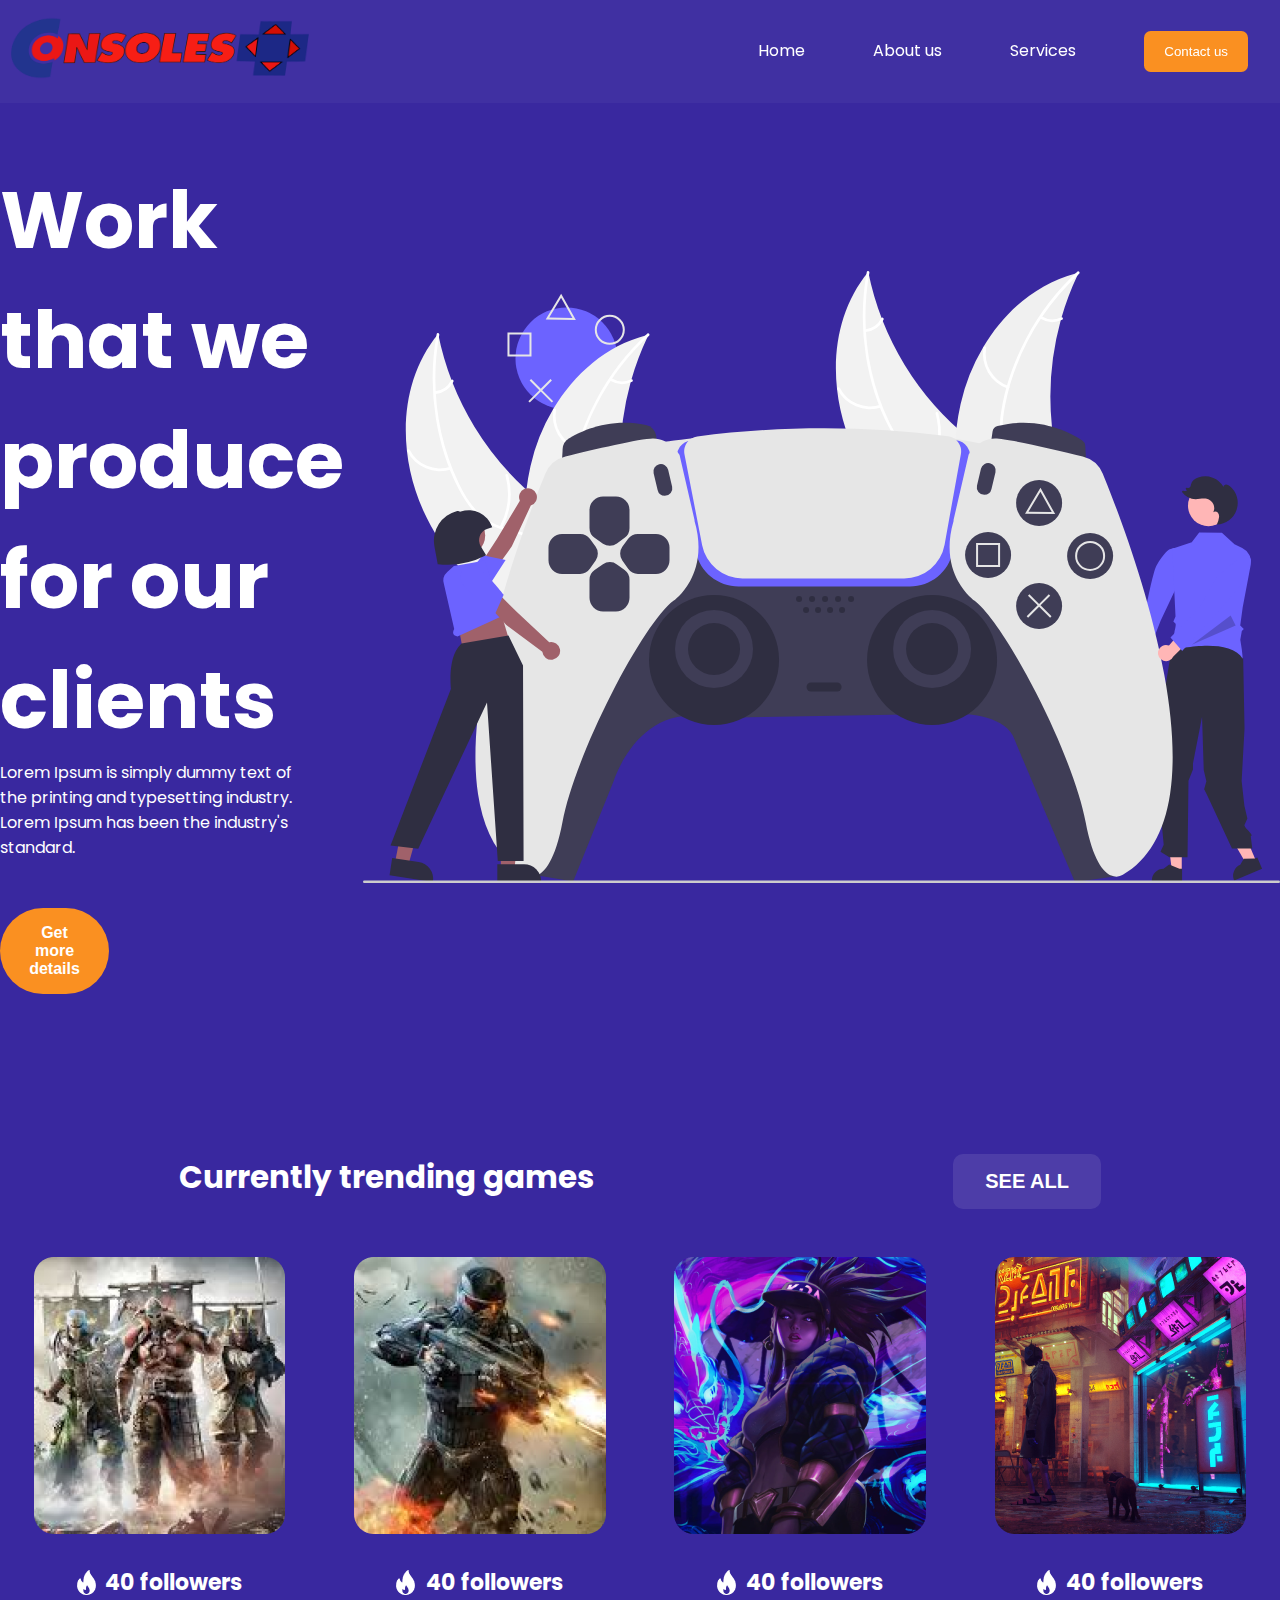
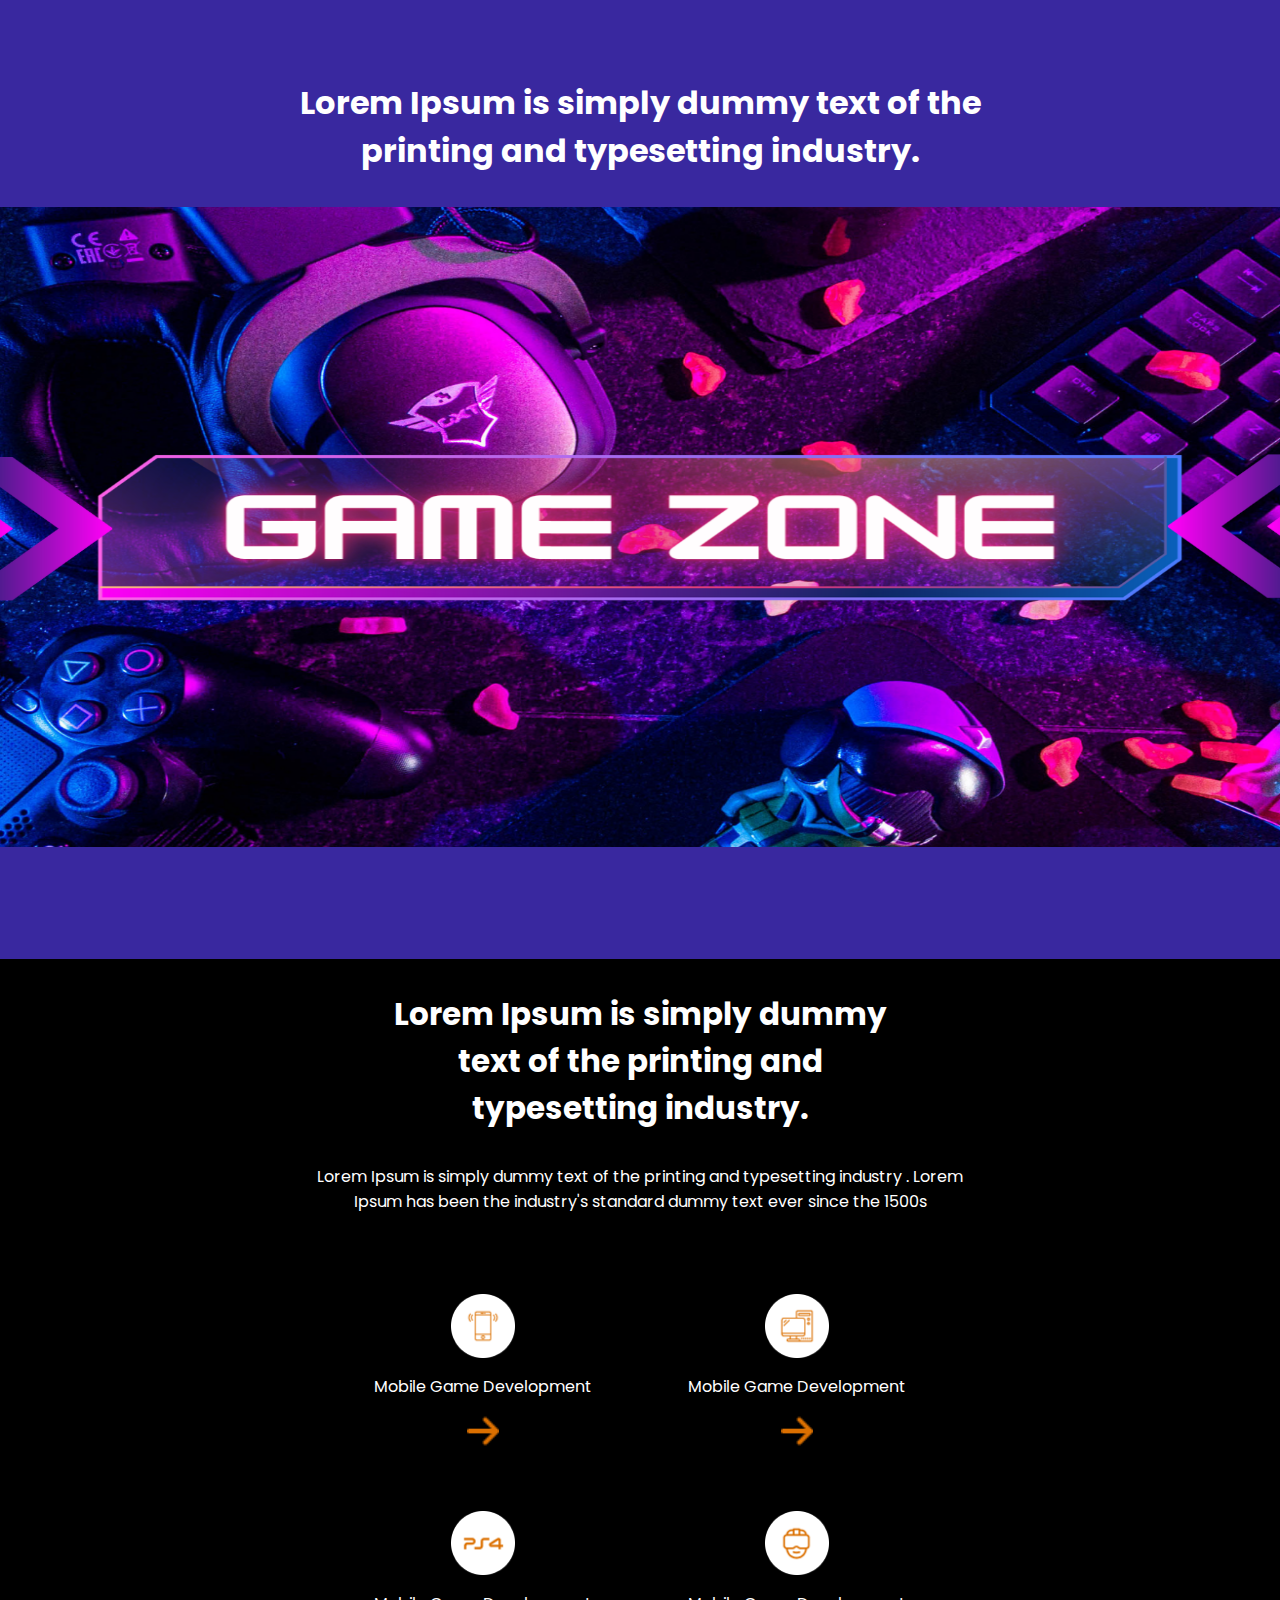
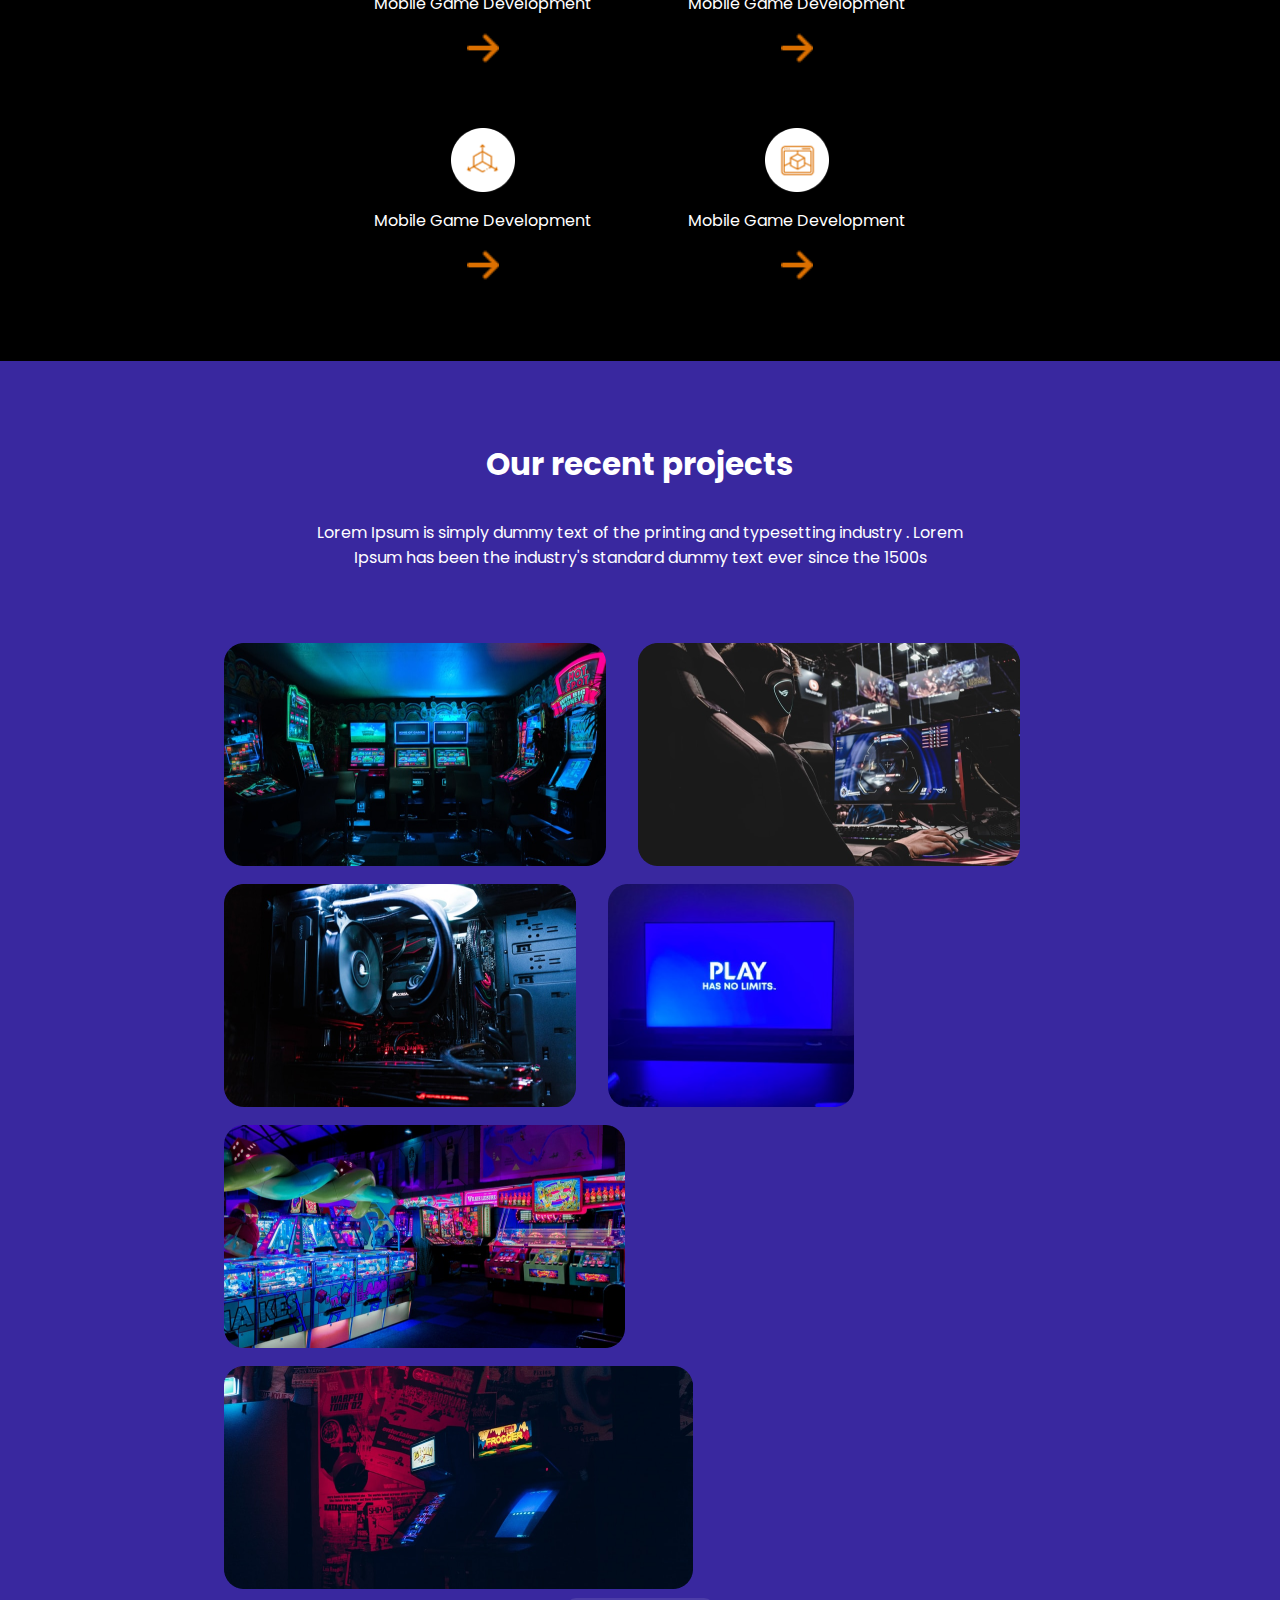
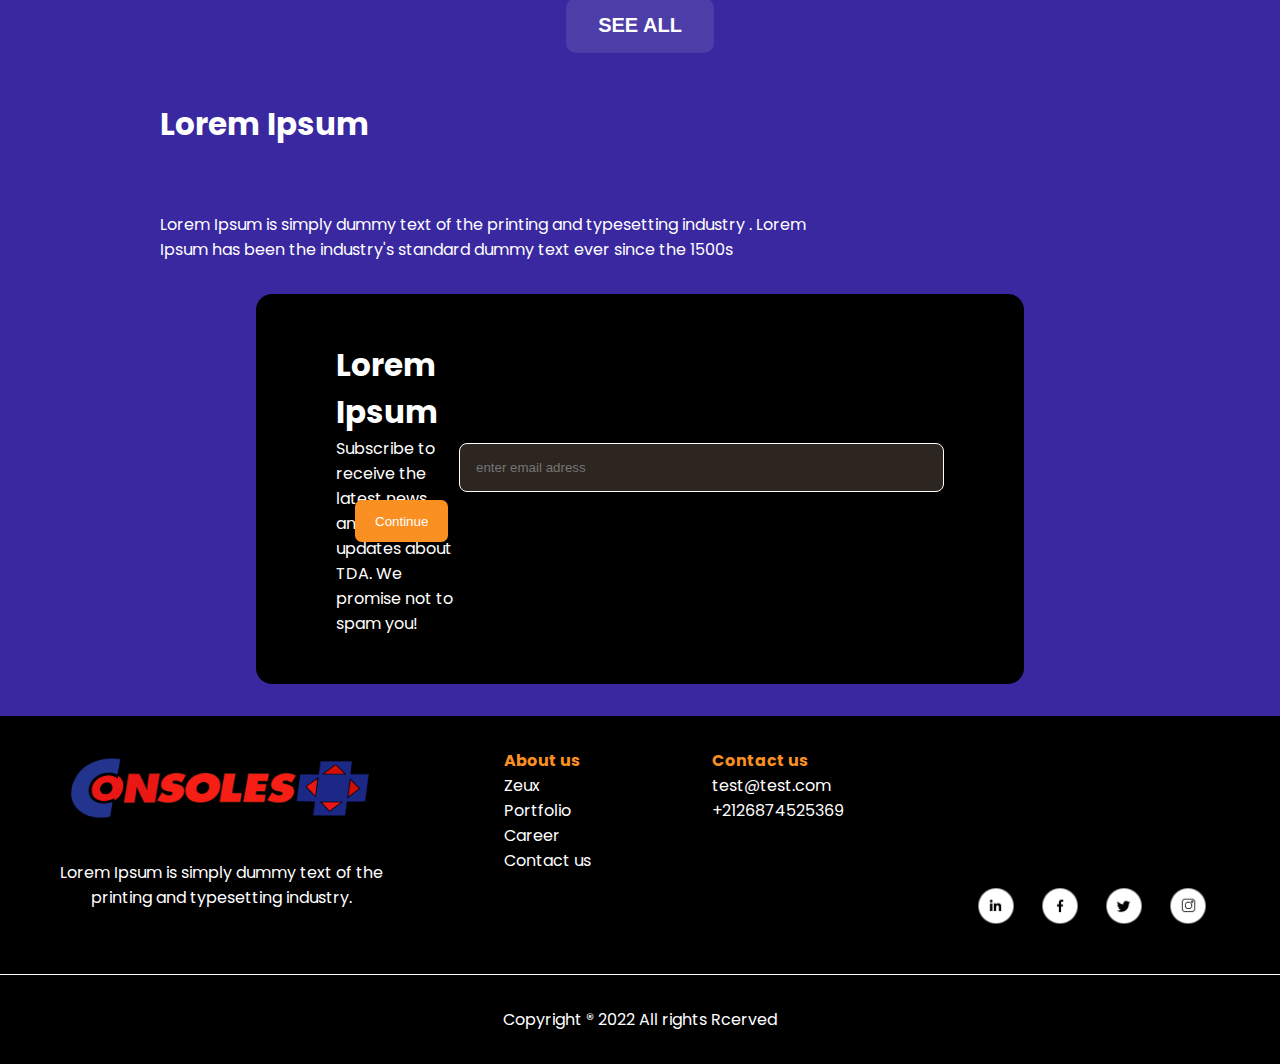
<file: index.html>
<!DOCTYPE html>
<html lang="en">
<head>
    <meta charset="UTF-8">
    <meta name="viewport" content="width=device-width, initial-scale=1.0">
    <link rel="stylesheet" href="styles.css">
    <title>Home</title>
</head>
<body class="index">
    <nav>
        <a href="index.html">
            <img class="logo" src="img/logo.png" alt="">
        </a>
        <div class="tabs">
            <a href="index.html" class="tab">Home</a>
            <a href="about.html" class="tab">About us</a>
            <a href="services.html" class="tab">Services</a>
            <a href="contact.html" class="tab"><Button>Contact us</Button></a>
        </div>
    </nav>
    <img id="test" class="burger" src="img/icons/bars-solid.svg" alt="">
    <div id="phoneTabs" >
        <a href="index.html" class="tab">Home</a>
        <a href="about.html" class="tab">About us</a>
        <a href="services.html" class="tab">Services</a>
        <a href="contact.html" class="tab"><Button>Contact us</Button></a>
    </div>

    <section class="definition">
        <div class="subdef">
            <h1>Work that we <br> produce for our <br> clients</h1>
            <p>Lorem Ipsum is simply dummy text of <br> the printing and typesetting 
                industry. <br> Lorem Ipsum has been the industry's standard.
            </p>
            <button class="button1">Get more details</button>
        </div>
        <img src="img/remote.svg" alt="">
    </section>

    <section class="trending">
        <div class="trendighead">
            <h2>Currently trending games</h2>
            <button class="transbutton"> SEE ALL </button>
        </div>
        <div class="trendpictures">
            <div class="pic">
                <img src="img/trend2.png">
                <span class="myspan">
                    <img src="img/fire.png" alt="">
                    <p><h5>40 followers</h5></p>
                </span>
            </div>
            <div class="pic">
                <img src="img/trend3.png">
                <span class="myspan">
                    <img src="img/fire.png" alt="">
                    <p><h5>40 followers</h5></p>
                </span>
            </div>
            <div class="pic">
                <img src="img/trend1.png">
                <span class="myspan">
                    <img src="img/fire.png" alt="">
                    <p><h5>40 followers</h5></p>
                </span>
            </div>
            <div class="pic">
                <img src="img/trend4.png">
                <span class="myspan">
                    <img src="img/fire.png" alt="">
                    <p><h5> 40 followers</h5></p>
                </span>
            </div>
        </div>
    </section>
    <!-- cover -->
    <section class="cover">
        <article>
            Lorem Ipsum is simply dummy text of the <br> printing and typesetting industry.
        </article>
        <img src="img/cover.png" alt="">
    </section>

    <section class="service">
        <h2>Lorem Ipsum is simply dummy text of the printing and typesetting industry.</h2>
        <p>Lorem Ipsum is simply dummy text of the printing and typesetting industry
            . Lorem <br> Ipsum has been the industry's standard dummy text ever
             since the 1500s
        </p>

        <div class="serv-icons">
            <div class="serv-ico">
                <img class="img1" src="img/icons/icon1.png" alt="">
                <p>Mobile Game Development</p>
                <img class="img2" src="img/icons/right.png" alt="">
            </div>
            <div class="serv-ico">
                <img class="img1" src="img/icons/icon2.png" alt="">
                <p>Mobile Game Development</p>
                <img class="img2" src="img/icons/right.png" alt="">
            </div>
            <div class="serv-ico">
                <img class="img1" src="img/icons/icon3.png" alt="">
                <p>Mobile Game Development</p>
                <img class="img2" src="img/icons/right.png" alt="">
            </div>
            <div class="serv-ico">
                <img class="img1" src="img/icons/icon4.png" alt="">
                <p>Mobile Game Development</p>
                <img class="img2" src="img/icons/right.png" alt="">
            </div>
            <div class="serv-ico">
                <img class="img1" src="img/icons/icon5.png" alt="">
                <p>Mobile Game Development</p>
                <img class="img2" src="img/icons/right.png" alt="">
            </div>
            <div class="serv-ico">
                <img class="img1" src="img/icons/icon6.png" alt="">
                <p>Mobile Game Development</p>
                <img class="img2" src="img/icons/right.png" alt="">
            </div>
        </div>
    </section>

    <!-- recent projects -->
    <section class="recentproject">
        <h2>Our recent projects</h2>
        <p>Lorem Ipsum is simply dummy text of the printing and typesetting industry
            . Lorem <br> Ipsum has been the industry's standard dummy text ever
             since the 1500s
        </p>
        <div class="gallery">
            <img src="img/projects/p1.png" alt="">
            <img src="img/projects/p2.png" alt="">
            <img src="img/projects/p3.png" alt="">
            <img src="img/projects/p5.png" alt="">
            <img class="last" src="img/projects/p4.png" alt="">
            <img class="last" src="img/projects/p6.png" alt="">
        </div>
        <button class="transbutton">SEE ALL</button>
    </section>

    <!-- subscription -->

    <section class="subscription">
        <h2>Lorem Ipsum</h2>
        <p>Lorem Ipsum is simply dummy text of the printing and typesetting industry
            . Lorem <br> Ipsum has been the industry's standard dummy text ever
             since the 1500s
        </p>

        <div class="subscriptionform">
            <div>
                <h2>Lorem Ipsum</h2>
                <span>Subscribe to receive the latest news and <br> updates about TDA.
                    We promise not to spam you! 
                </span>
            </div>
            <div style="">
                <input type="text" size="50" placeholder="enter email adress">
                <button>Continue</button>
            </div>
        </div>
    </section>
    
    <section class="footer">
        <footer>
            <div>
                <img class="logo" src="img/logo.png" alt="">
                <p>
                    Lorem Ipsum is simply dummy text of the <br>
                    printing and typesetting industry. 
                </p>
            </div>
            <div class="footerInfo">
                <h4>About us</h4>
                <span>Zeux</span>
                <span>Portfolio</span>
                <span>Career</span>
                <span>Contact us</span>
            </div>
            <div class="footerInfo">
                <h4>Contact us</h4>
                <span>test@test.com </span>
                <span>+2126874525369</span>    
            </div>
            <div class="socialbar">
                <img class="social" src="img/icons/social/linkedin.png" alt="">
                <img class="social" src="img/icons/social/facebook.png" alt="">
                <img class="social" src="img/icons/social/twitter.png" alt="">
                <img class="social" src="img/icons/social/instagram.png" alt="">
            </div>
        </footer>
        <p> Copyright ® 2022 All rights Rcerved</p>
    </section>
</body>
<script src="index.js"></script>
</html>
</file>
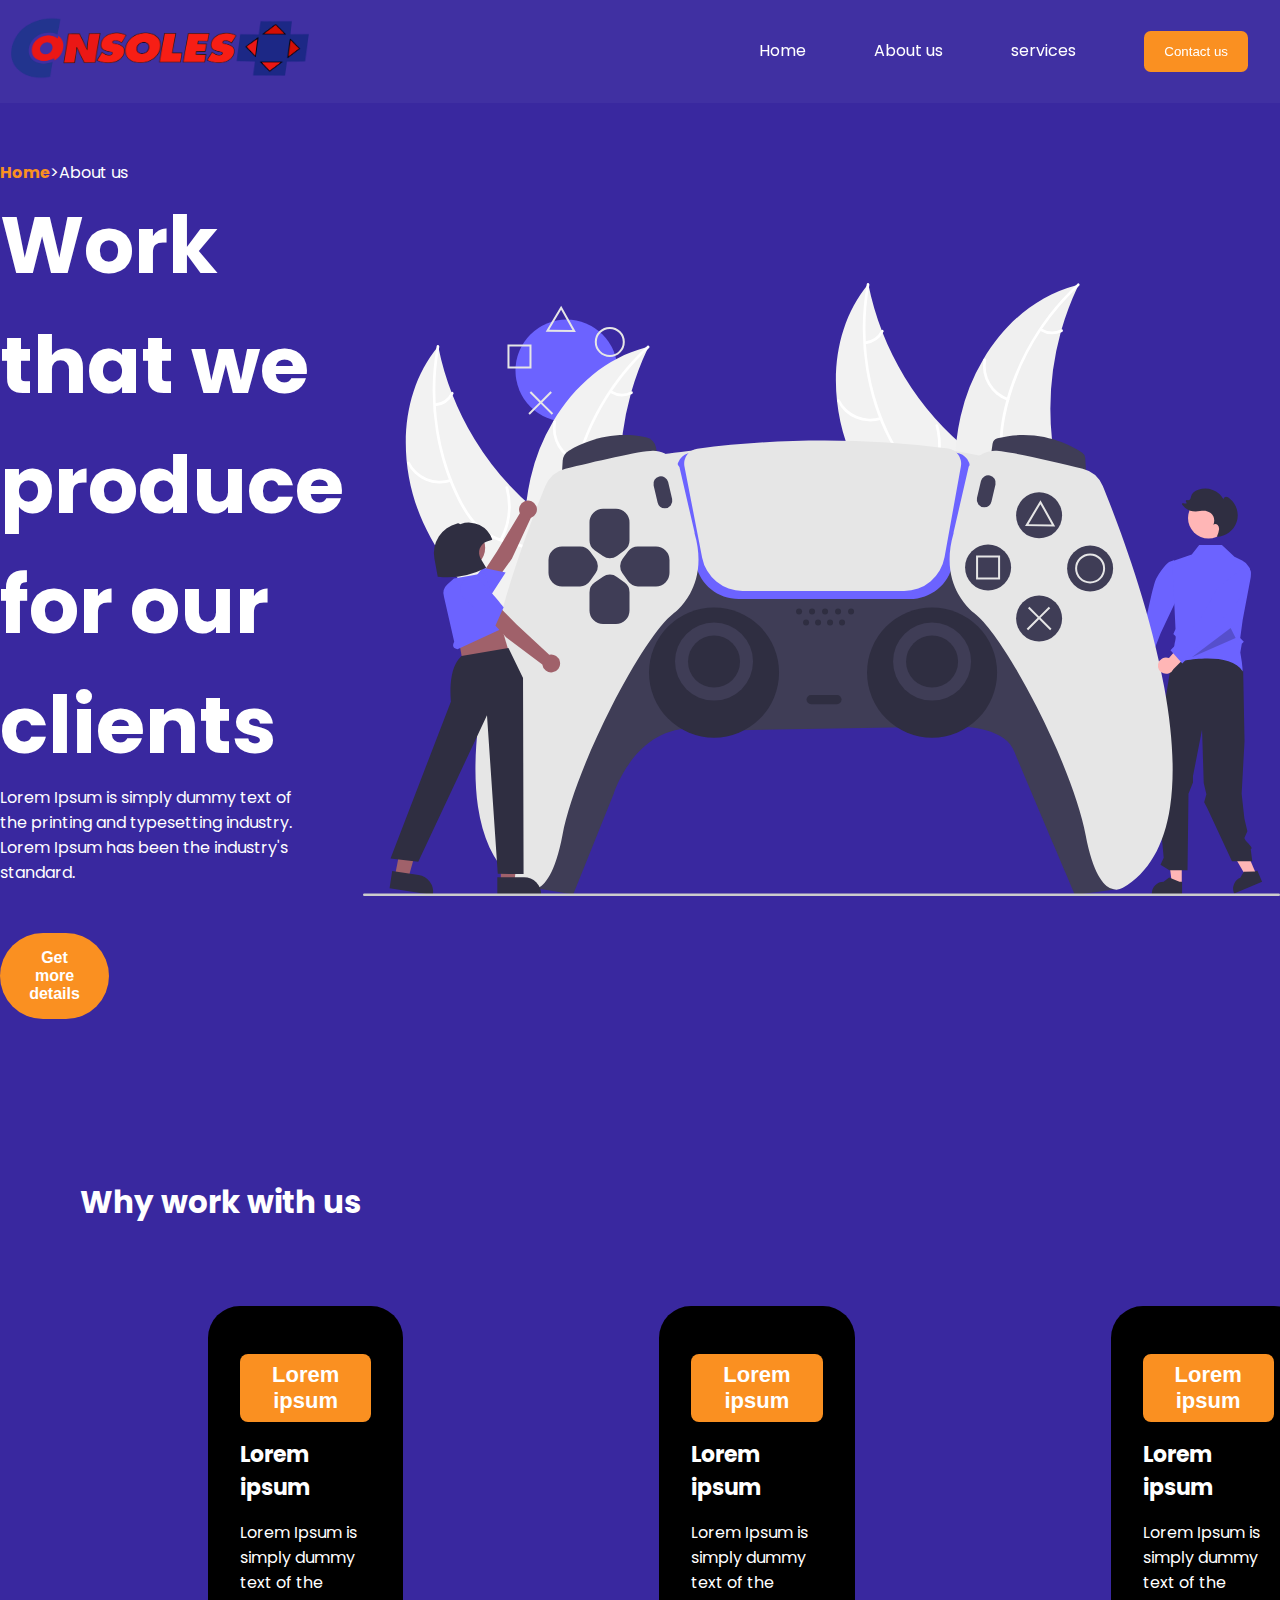
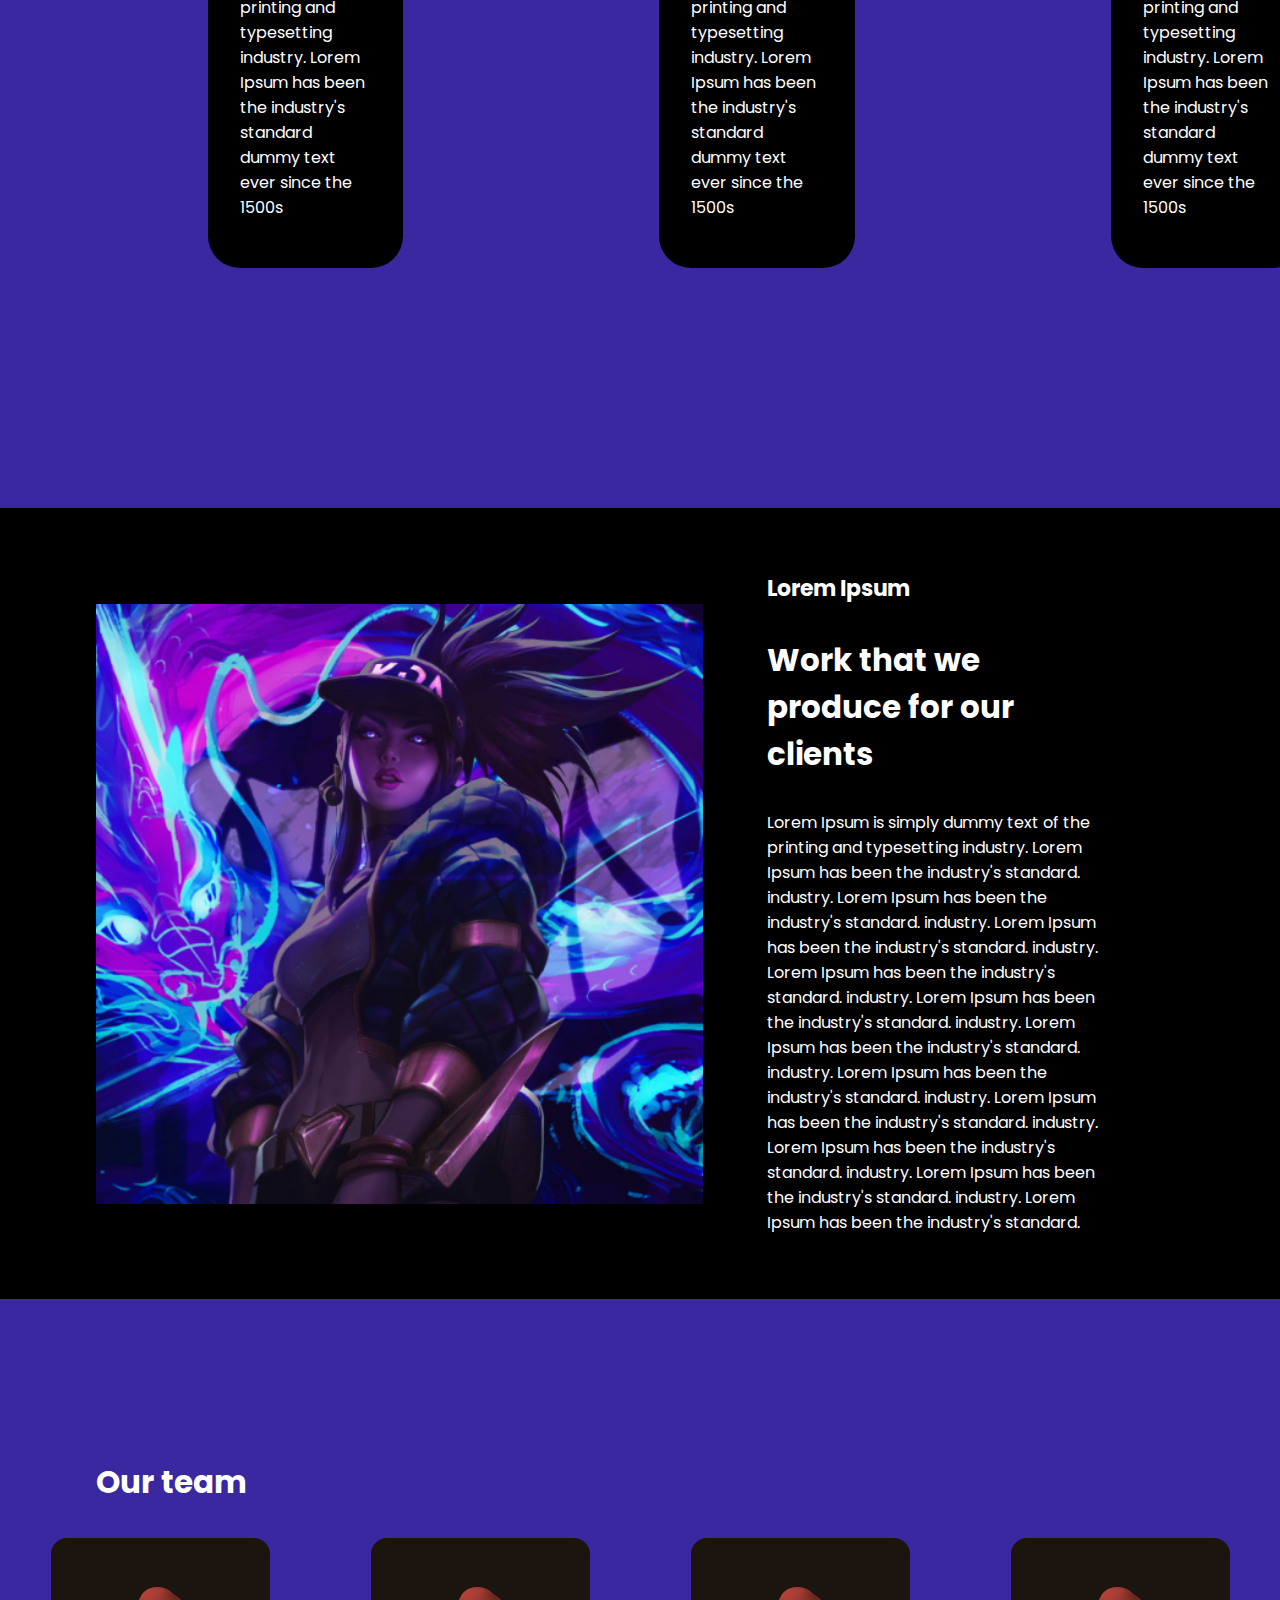
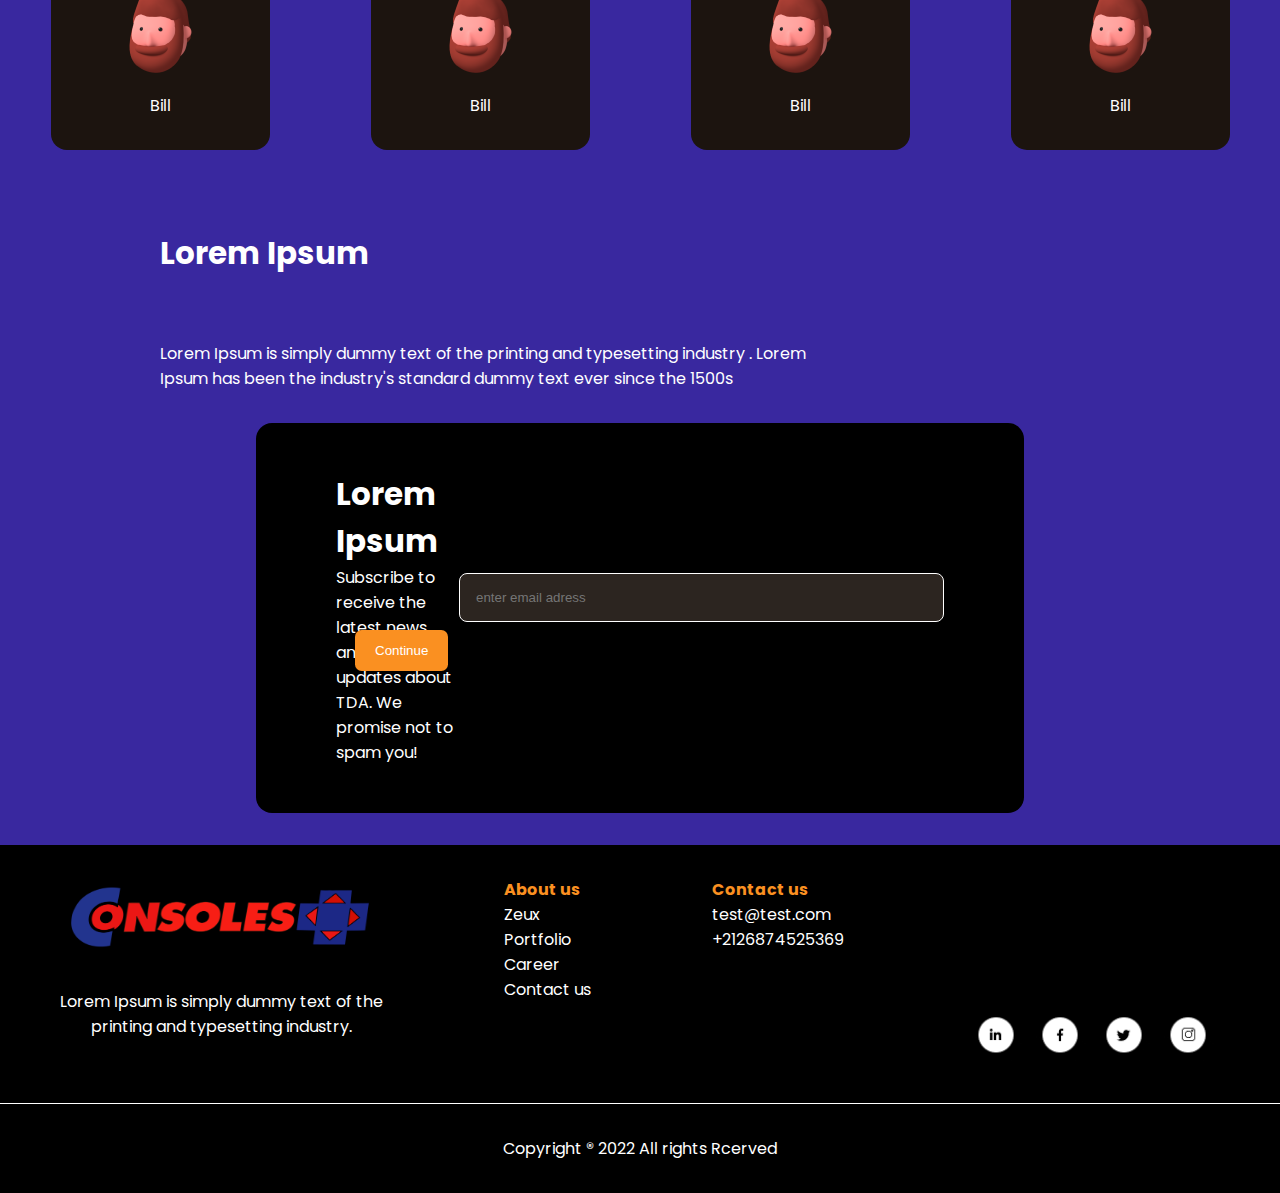
<file: about.html>
<!DOCTYPE html>
<html lang="en">
<head>
    <meta charset="UTF-8">
    <meta name="viewport" content="width=device-width, initial-scale=1.0">
    <link rel="stylesheet" href="styles.css">
    <title>About us</title>
</head>
<body>
    <nav>
        <a href="index.html">
            <img class="logo" src="img/logo.png" alt="">
        </a>
        <div class="tabs">
            <a href="index.html" class="tab">Home</a>
            <a href="#" class="tab">About us</a>
            <a href="services.html" class="tab">services</a>
            <a href="" class="tab"><Button>Contact us</Button></a>
        </div>
    </nav>
    <img id="test" class="burger" src="img/icons/bars-solid.svg" alt="">
    <div id="phoneTabs" >
        <a href="index.html" class="tab">Home</a>
        <a href="about.html" class="tab">About us</a>
        <a href="services.html" class="tab">Services</a>
        <a href="contact.html" class="tab"><Button>Contact us</Button></a>
    </div>

    <section class="definition">
        <div class="subdef">
            <div style="display: flex;">
                <h4>Home </h4> <p> >About us</p>
            </div>
            <h1>Work that we <br> produce for our <br> clients</h1>
            <p>Lorem Ipsum is simply dummy text of <br> the printing and typesetting 
                industry. <br> Lorem Ipsum has been the industry's standard.
            </p>
            <button class="button1">Get more details</button>
        </div>
        <img src="img/remote.svg" alt="">
    </section>

    <!-- benifits -->

    <section class="benifits">
        <h2>Why work with us</h2>
        <div class="cardGroup">
            <div class="card">
                <button><h5>Lorem ipsum</h5></button>
                <h5>Lorem ipsum</h5>
                <p>
                    Lorem Ipsum is simply dummy text of the printing and typesetting industry.
                Lorem Ipsum has been the industry's standard
                dummy text ever since the 1500s
                </p>
            </div>
            <div class="card">
                <button><h5>Lorem ipsum</h5></button>
                <h5>Lorem ipsum</h5>
                <p>
                    Lorem Ipsum is simply dummy text of the printing and typesetting industry.
                Lorem Ipsum has been the industry's standard
                dummy text ever since the 1500s
                </p>
            </div>
            <div class="card">
                <button><h5>Lorem ipsum</h5></button>
                <h5>Lorem ipsum</h5>
                <p>
                    Lorem Ipsum is simply dummy text of the printing and typesetting industry.
                Lorem Ipsum has been the industry's standard
                dummy text ever since the 1500s
                </p>
            </div>
        </div>
    </section>

    <!-- random section -->
    <section class="paragraphsec">
        <img src="img/akali.png" alt="">
        <div class="subpara">
            <div style="display: flex;">
                <h5>Lorem Ipsum</h5>
            </div>
            <h2>Work that we produce for our  clients</h2>
            <p>Lorem Ipsum is simply dummy text of the printing and typesetting 
                industry. Lorem Ipsum has been the industry's standard.
                industry. Lorem Ipsum has been the industry's standard.
                industry. Lorem Ipsum has been the industry's standard.
                industry. Lorem Ipsum has been the industry's standard.
                industry. Lorem Ipsum has been the industry's standard.
                industry. Lorem Ipsum has been the industry's standard.
                industry. Lorem Ipsum has been the industry's standard.
                industry. Lorem Ipsum has been the industry's standard.
                industry. Lorem Ipsum has been the industry's standard.
                industry. Lorem Ipsum has been the industry's standard.
                industry. Lorem Ipsum has been the industry's standard.
            </p>
        </div>
    </section>

    <!-- team section -->
    <section class="team">
            <h2>Our team</h2>
            <div class="teammembers">
                <div class="membercard">
                    <img src="img/icons/Bill.png" alt="">
                    <p>Bill</p>
                </div>
                <div class="membercard">
                    <img src="img/icons/Bill.png" alt="">
                    <p>Bill</p>
                </div>
                <div class="membercard">
                    <img src="img/icons/Bill.png" alt="">
                    <p>Bill</p>
                </div>
                <div class="membercard">
                    <img src="img/icons/Bill.png" alt="">
                    <p>Bill</p>
                </div>
            </div>
    </section>

    <section class="subscription">
        <h2>Lorem Ipsum</h2>
        <p>Lorem Ipsum is simply dummy text of the printing and typesetting industry
            . Lorem <br> Ipsum has been the industry's standard dummy text ever
             since the 1500s
        </p>

        <div class="subscriptionform">
            <div>
                <h2>Lorem Ipsum</h2>
                <span>Subscribe to receive the latest news and <br> updates about TDA.
                    We promise not to spam you! 
                </span>
            </div>
            <div style="">
                <input type="text" size="50" placeholder="enter email adress">
                <button>Continue</button>
            </div>
        </div>
    </section>
    
    <section class="footer">
        <footer>
            <div>
                <img class="logo" src="img/logo.png" alt="">
                <p>
                    Lorem Ipsum is simply dummy text of the <br>
                    printing and typesetting industry. 
                </p>
            </div>
            <div>
                <h4>About us</h4>
                <span>Zeux</span>
                <span>Portfolio</span>
                <span>Career</span>
                <span>Contact us</span>
            </div>
            <div>
                <h4>Contact us</h4>
                <span>test@test.com </span>
                <span>+2126874525369</span>      
            </div>
            <div class="socialbar">
                <img class="social" src="img/icons/social/linkedin.png" alt="">
                <img class="social" src="img/icons/social/facebook.png" alt="">
                <img class="social" src="img/icons/social/twitter.png" alt="">
                <img class="social" src="img/icons/social/instagram.png" alt="">
            </div>
        </footer>
        <p> Copyright ® 2022 All rights Rcerved</p>
    </section>
</body>
<script src="index.js"></script>
</html>
</file>
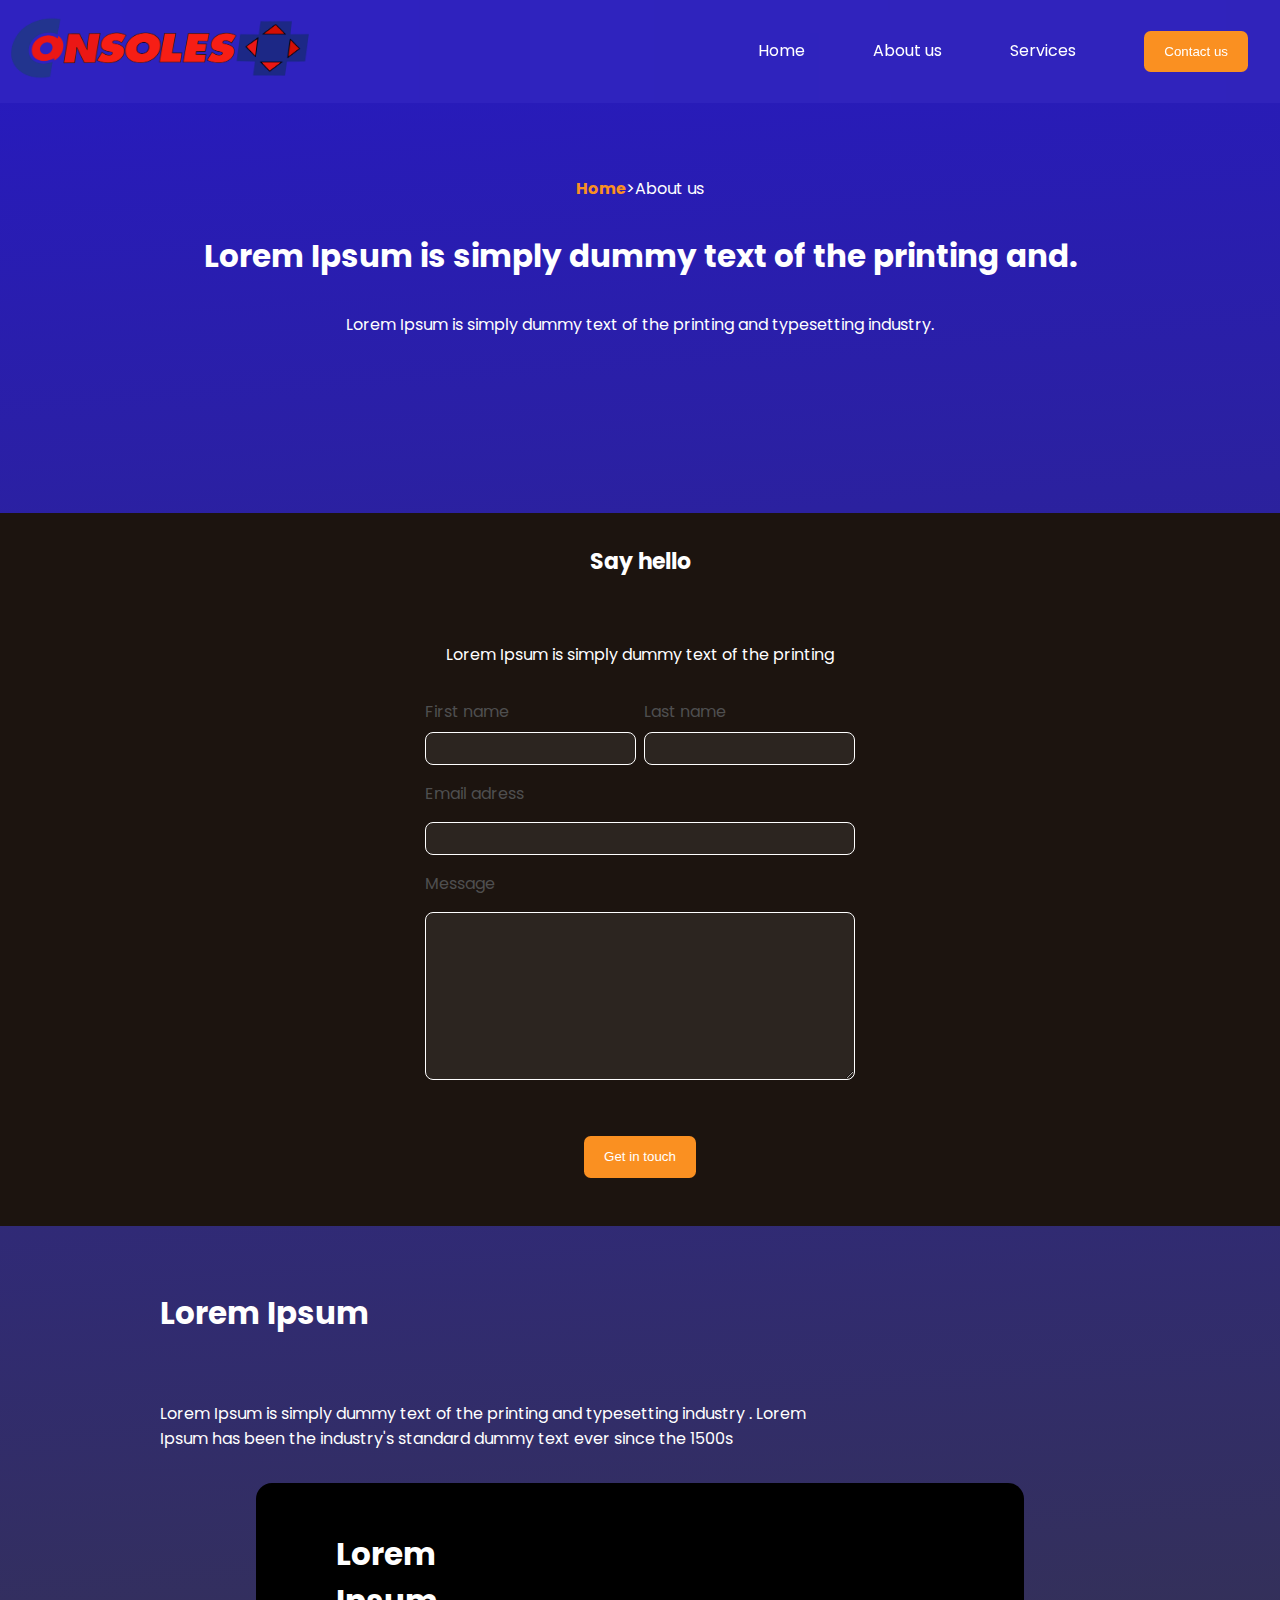
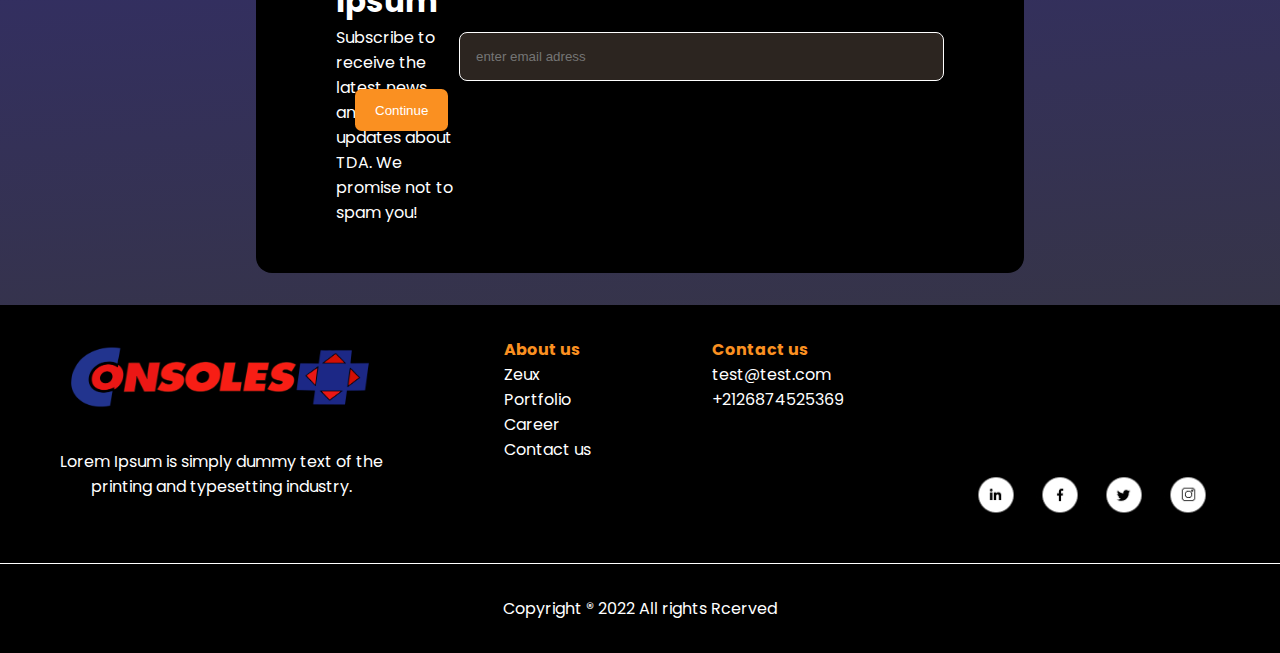
<file: contact.html>
<!DOCTYPE html>
<html lang="en">
<head>
    <meta charset="UTF-8">
    <meta name="viewport" content="width=device-width, initial-scale=1.0">
    <link rel="stylesheet" href="styles.css">
    <title>Contact</title>
</head>
<body style="background: linear-gradient(176deg, #2211E7 -26.24%, #383837 96.98%);">
    <nav>
        <a href="index.html">
            <img class="logo" src="img/logo.png" alt="">
        </a>
        <div class="tabs">
            <a href="index.html" class="tab">Home</a>
            <a href="about.html" class="tab">About us</a>
            <a href="services.html" class="tab">Services</a>
            <a href="" class="tab"><Button>Contact us</Button></a>
        </div>
    </nav>
    <img id="test" class="burger" src="img/icons/bars-solid.svg" alt="">
    <div id="phoneTabs" >
        <a href="index.html" class="tab">Home</a>
        <a href="about.html" class="tab">About us</a>
        <a href="services.html" class="tab">Services</a>
        <a href="contact.html" class="tab"><Button>Contact us</Button></a>
    </div>

    <section class="contactHead">
        <div style="display:flex ;">
            <h4>Home </h4> <p> >About us</p>
        </div>
        <h2>Lorem Ipsum is simply dummy text of the printing and.</h2>
        <p>Lorem Ipsum is simply dummy text of the printing and typesetting industry. </p>
    </section>

    <section class="contactForm">
        <h5>Say hello</h5>
        <p>Lorem Ipsum is simply dummy text of the printing </p>
        <form action="">
            <div class="names" style="display: flex;">
                <div class="name">
                    <label for="">First name</label> <br>
                    <input type="text">
                </div>
                <div>
                    <label for="">Last name</label> <br>
                    <input type="text">
                </div>
            </div>
            <label for="">Email adress</label>
            <input type="email">
            <label for="">Message</label>
            <textarea name="" id="" cols="30" rows="10"></textarea>
        </form>
        <button>Get in touch</button>
    </section>


    <section class="subscription">
        <h2>Lorem Ipsum</h2>
        <p>Lorem Ipsum is simply dummy text of the printing and typesetting industry
            . Lorem <br> Ipsum has been the industry's standard dummy text ever
             since the 1500s
        </p>

        <div class="subscriptionform">
            <div>
                <h2>Lorem Ipsum</h2>
                <span>Subscribe to receive the latest news and <br> updates about TDA.
                    We promise not to spam you! 
                </span>
            </div>
            <div style="">
                <input type="text" size="50" placeholder="enter email adress">
                <button>Continue</button>
            </div>
        </div>
    </section>
    
    <section class="footer">
        <footer>
            <div>
                <img class="logo" src="img/logo.png" alt="">
                <p>
                    Lorem Ipsum is simply dummy text of the <br>
                    printing and typesetting industry. 
                </p>
            </div>
            <div>
                <h4>About us</h4>
                <span>Zeux</span>
                <span>Portfolio</span>
                <span>Career</span>
                <span>Contact us</span>
            </div>
            <div>
                <h4>Contact us</h4>
                <span>test@test.com </span>
                <span>+2126874525369</span>     
            </div>
            <div class="socialbar">
                <img class="social" src="img/icons/social/linkedin.png" alt="">
                <img class="social" src="img/icons/social/facebook.png" alt="">
                <img class="social" src="img/icons/social/twitter.png" alt="">
                <img class="social" src="img/icons/social/instagram.png" alt="">
            </div>
        </footer>
        <p> Copyright ® 2022 All rights Rcerved</p>
    </section>
</body>
<script src="index.js"></script>
</html>
</file>
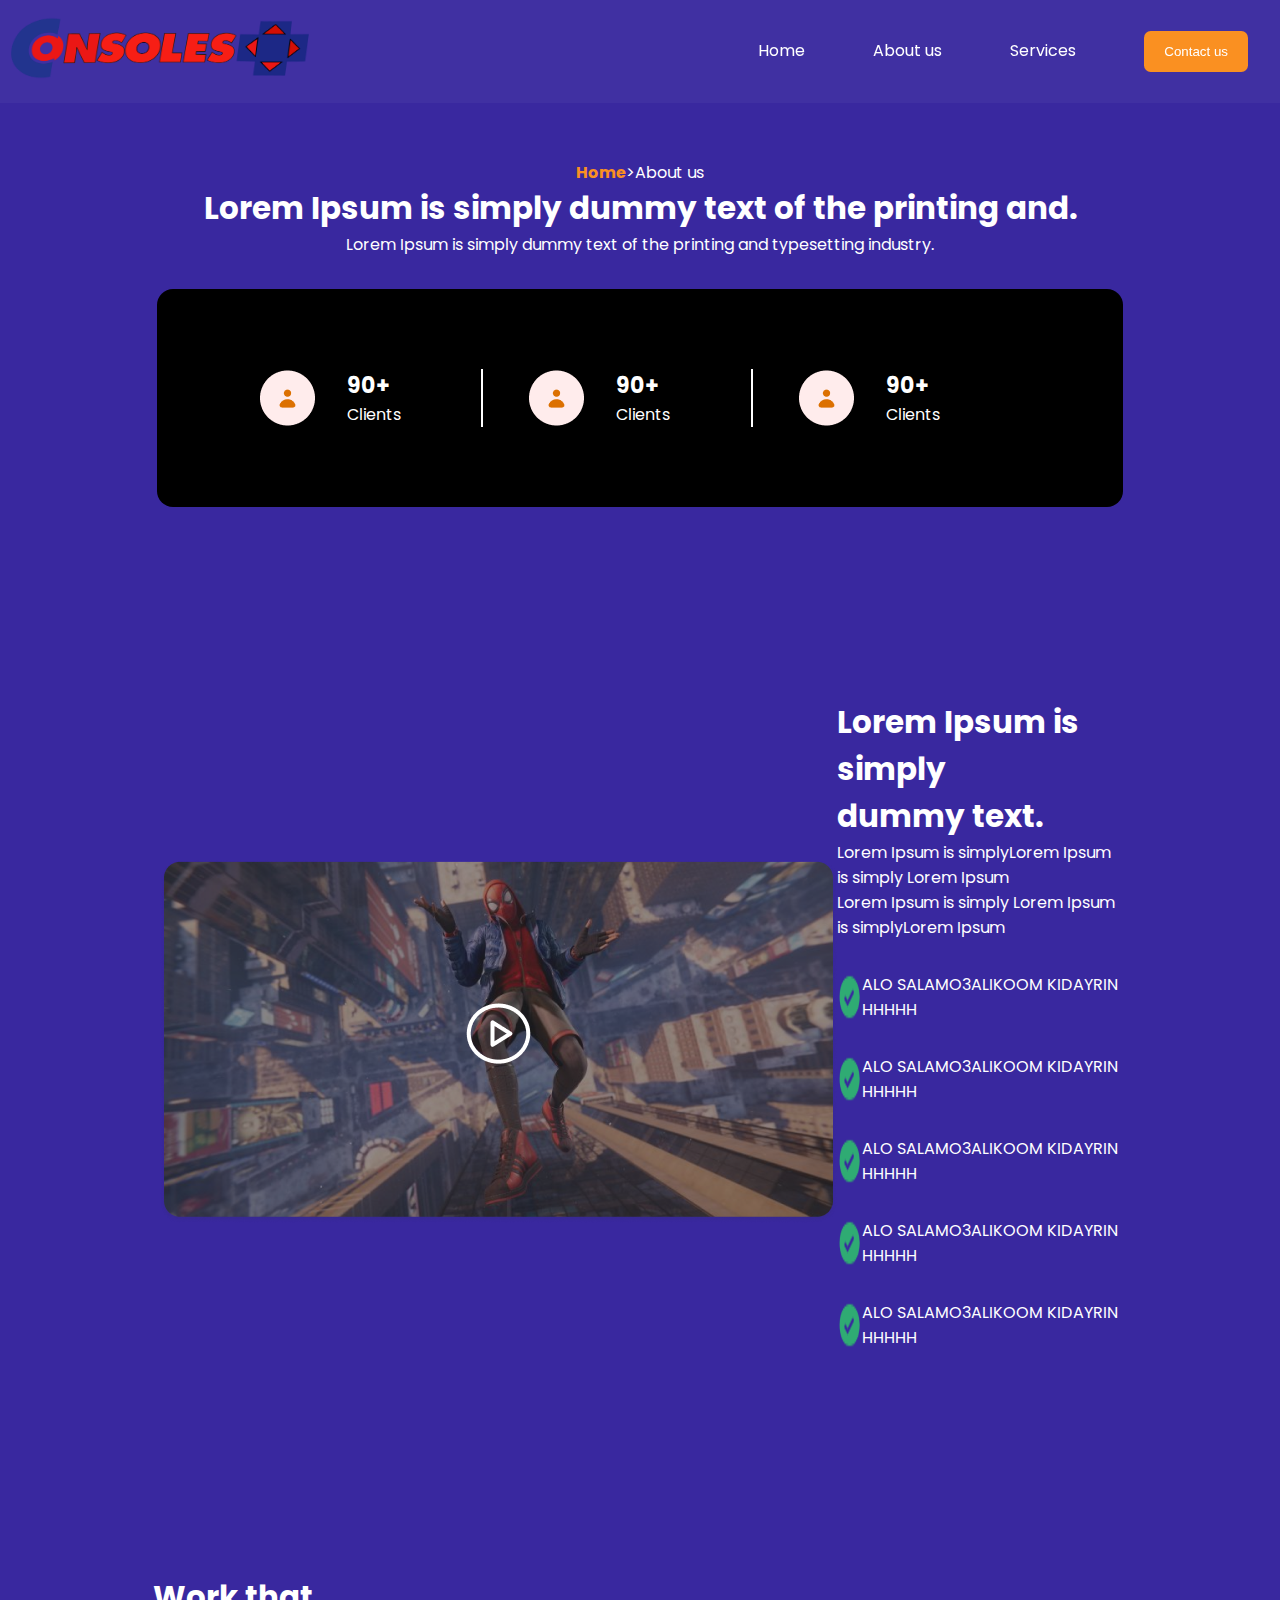
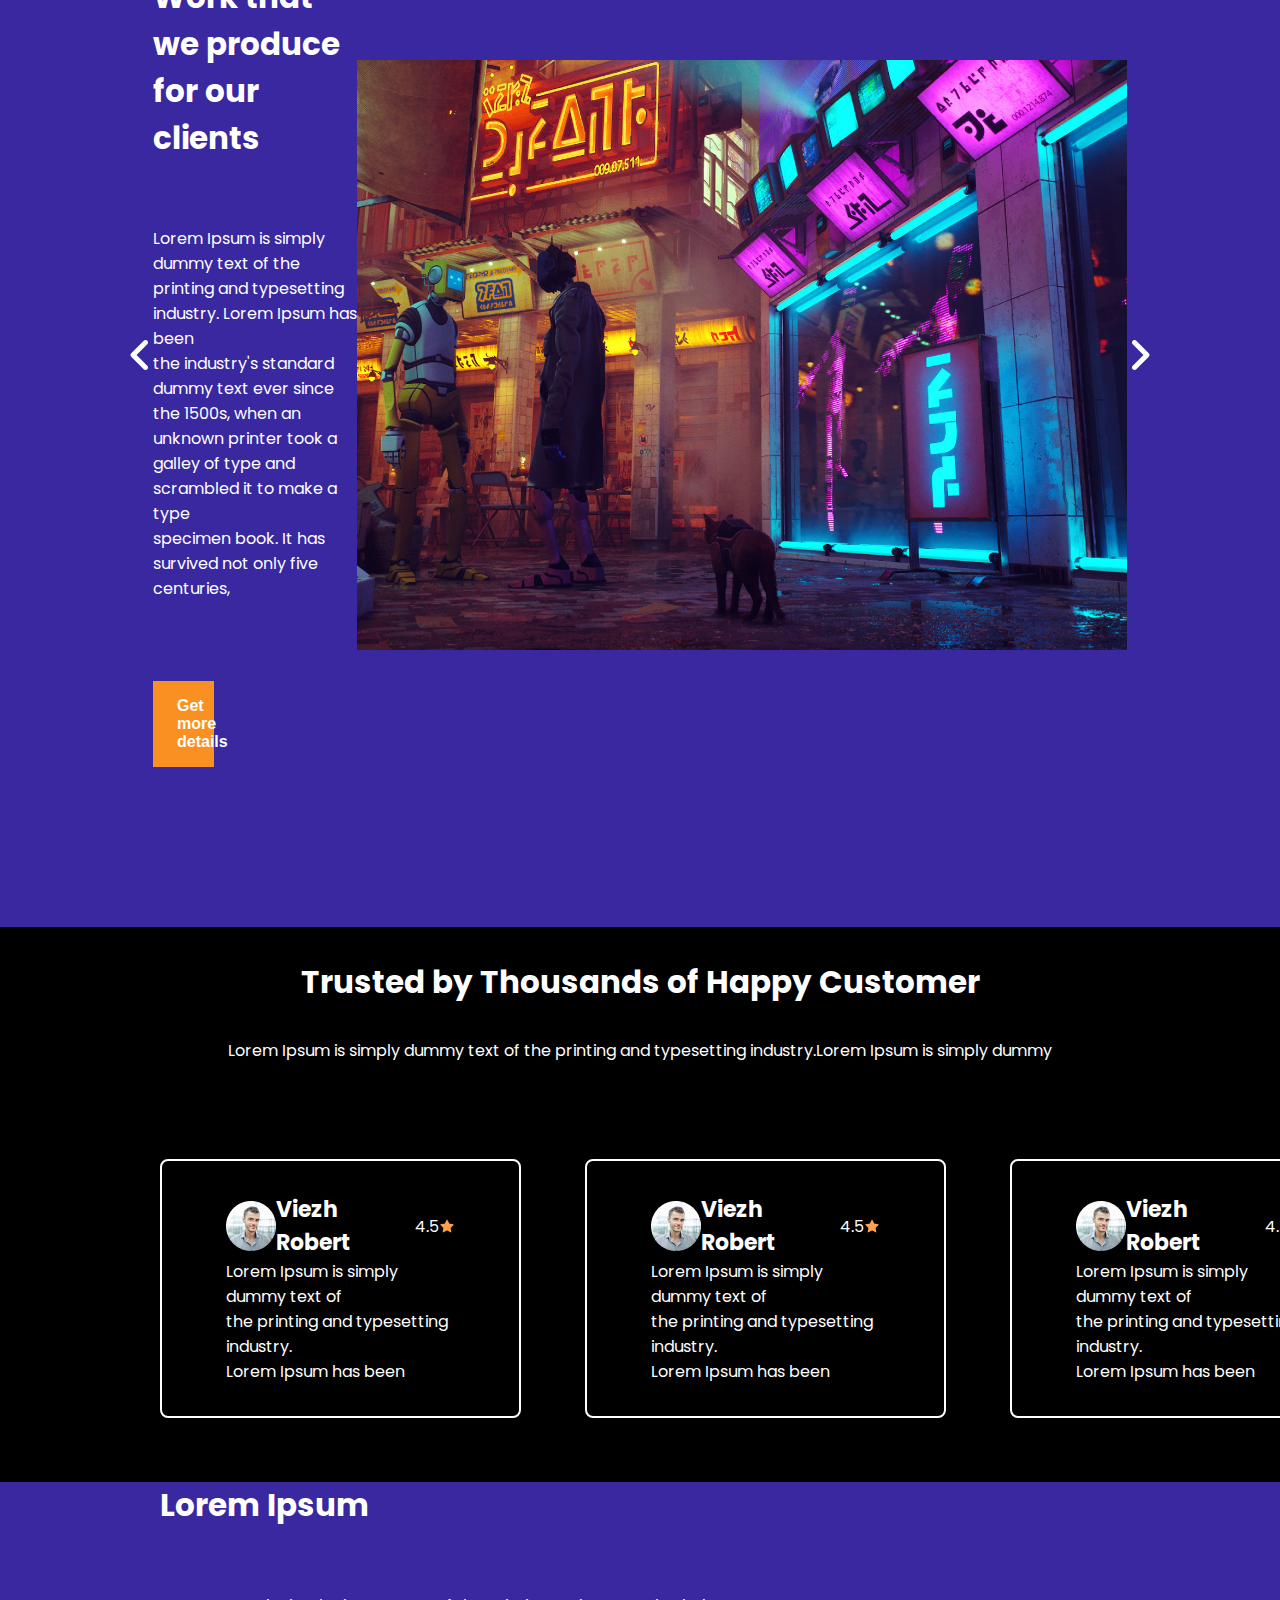
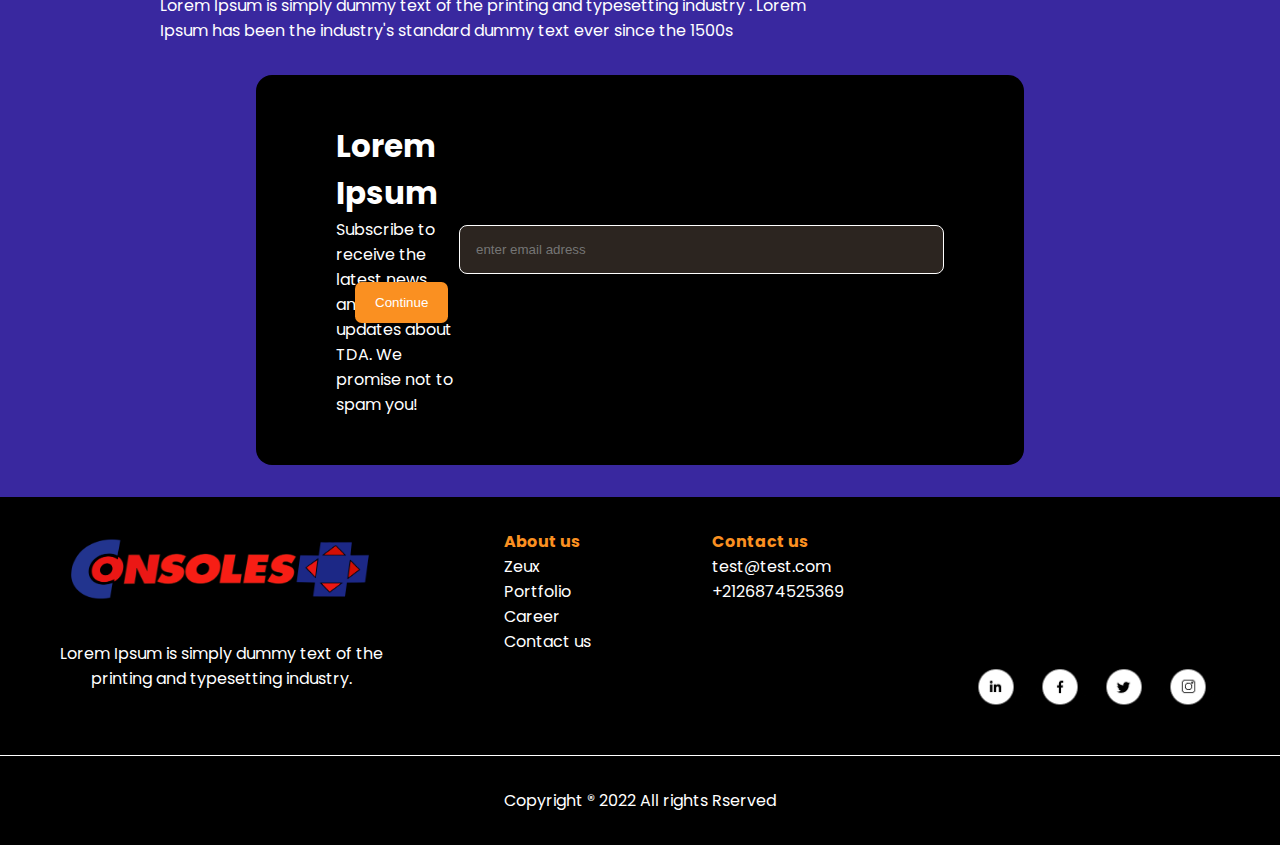
<file: services.html>
<!DOCTYPE html>
<html lang="en">
<head>
    <meta charset="UTF-8">
    <meta name="viewport" content="width=device-width, initial-scale=1.0">
    <link rel="stylesheet" href="styles.css">
    <!-- <script src="https://cdn.tailwindcss.com"></script> -->
    <title>Services</title>
</head>
<body>
    <nav>
        <a href="index.html">
            <img class="logo" src="img/logo.png" alt="">
        </a>
        <div class="tabs">
            <a href="index.html" class="tab">Home</a>
            <a href="about.html" class="tab">About us</a>
            <a href="services.html" class="tab">Services</a>
            <a href="" class="tab"><Button>Contact us</Button></a>
        </div>
    </nav>
    <img id="test" class="burger" src="img/icons/bars-solid.svg" alt="">
    <div id="phoneTabs" >
        <a href="index.html" class="tab">Home</a>
        <a href="about.html" class="tab">About us</a>
        <a href="services.html" class="tab">Services</a>
        <a href="contact.html" class="tab"><Button>Contact us</Button></a>
    </div>
        <!-- stats  -->
        <section class="stats">
            <div style="display:flex ;">
                <h4>Home </h4> <p> >About us</p>
            </div>
            <h2>Lorem Ipsum is simply dummy text of the printing and.</h2>
            <p>Lorem Ipsum is simply dummy text of the printing and typesetting industry. </p>
            <div class="statslist">
                <div class="border" style="display: flex; align-items: center;">
                    <img src="img/icons/user.png" alt= "" style="margin-right: 2rem;">
                    <div>
                        <h5>90+</h5>
                        <p>Clients</p>
                    </div>
                </div>
                <div class="border" style="display: flex; align-items: center;">
                    <img src="img/icons/user.png" alt= "" style="margin-right: 2rem;">
                    <div>
                        <h5>90+</h5>
                        <p>Clients</p>
                    </div>
                </div>
                <div style="display: flex; align-items: center;" >
                    <img src="img/icons/user.png" alt= "" style="margin-right: 2rem;">
                    <div>
                        <h5>90+</h5>
                        <p>Clients</p>
                    </div>
                </div>
            </div>
        </section>

        <!-- services benifits section -->

        <section class="benifitsSection">
            <img src="img/Hero Video.png" alt="">
            <div>

            </div>
            <div>
                <h2>
                    Lorem Ipsum is simply <br> dummy text.
                </h2>
                <p>
                    Lorem Ipsum is simplyLorem Ipsum is simply
                    Lorem Ipsum <br> Lorem Ipsum is simply
                    Lorem Ipsum is simplyLorem Ipsum 
                </p>
                <div style="display: flex; margin: 2rem 0;">
                    <img src="img/icons/checkmark.png" alt="">
                    <p>ALO SALAMO3ALIKOOM KIDAYRIN HHHHH</p>
                </div>
                <div style="display: flex; margin: 1rem 0;">
                    <img src="img/icons/checkmark.png" alt="">
                    <p>ALO SALAMO3ALIKOOM KIDAYRIN HHHHH</p>
                </div>
                <div style="display: flex; margin: 2rem 0;">
                    <img src="img/icons/checkmark.png" alt="">
                    <p>ALO SALAMO3ALIKOOM KIDAYRIN HHHHH</p>
                </div>
                <div style="display: flex; margin: 2rem 0;">
                    <img src="img/icons/checkmark.png" alt="">
                    <p>ALO SALAMO3ALIKOOM KIDAYRIN HHHHH</p>
                </div>
                <div style="display: flex; margin: 2rem 0;">
                    <img src="img/icons/checkmark.png" alt="">
                    <p>ALO SALAMO3ALIKOOM KIDAYRIN HHHHH</p>
                </div>
            </div>
        </section>
        
        <!-- slider section  -->
        
        <section class="notslider">
                <img class="swipe" src="/img/icons/chevron-left-solid.svg" alt="">
                <div class="subdef">
                    <h2 style="margin: 2rem 0;">Work that we produce for our <br> clients</h2>
                    <p style="margin: 2rem 0;">
                        Lorem Ipsum is simply dummy text of the printing and typesetting
                         industry. Lorem Ipsum has been <br>the industry's standard dummy text
                          ever since the 1500s, when an <br> unknown printer took a galley of type
                           and scrambled it to make a type <br> specimen book. It has survived
                            not only five centuries,
                    </p>
                    <button class="button1">Get more details</button>
                </div>
                <img src="img/service.png" alt="">
                <img class="swipe" src="/img/icons/angle-right-solid.svg" alt="">
        </section>

        <!-- feedback  -->
        <section class="rating">
            <h2>Trusted by Thousands of Happy Customer</h2>
            <p>
                Lorem Ipsum is simply dummy text 
                of the printing and typesetting 
                industry.Lorem Ipsum is simply dummy
            </p>
            <div class="rateCard">

                <div class="feedback" style="width: 100%;">
                    <div style="display: flex; align-items: center; ">
                        <div style="display: flex; align-items: center;">
                            <img src="img/icons/costumer.png" alt="">
                            <h5>Viezh Robert</h5>
                        </div>
                        <div style="display: flex; align-items: center; margin-left: 4rem;">
                            <p>4.5</p>
                            <img src="img/icons/star.png" alt="">
                        </div>
                    </div>
                    <p>
                        Lorem Ipsum is simply dummy text of <br> the printing and typesetting
                         industry. <br> Lorem Ipsum has been 
                    </p>
                </div>

                <div class="feedback" style="width: 100%;">
                    <div style="display: flex; align-items: center; ">
                        <div style="display: flex; align-items: center;">
                            <img src="img/icons/costumer.png" alt="">
                            <h5>Viezh Robert</h5>
                        </div>
                        <div style="display: flex; align-items: center; margin-left: 4rem;">
                            <p>4.5</p>
                            <img src="img/icons/star.png" alt="">
                        </div>
                    </div>
                    <p>
                        Lorem Ipsum is simply dummy text of <br> the printing and typesetting
                         industry. <br> Lorem Ipsum has been 
                    </p>
                </div>

                <div class="feedback" style="width: 100%;">
                    <div style="display: flex; align-items: center; ">
                        <div style="display: flex; align-items: center;">
                            <img src="img/icons/costumer.png" alt="">
                            <h5>Viezh Robert</h5>
                        </div>
                        <div style="display: flex; align-items: center; margin-left: 4rem;">
                            <p>4.5</p>
                            <img src="img/icons/star.png" alt="">
                        </div>
                    </div>
                    <p>
                        Lorem Ipsum is simply dummy text of <br> the printing and typesetting
                         industry. <br> Lorem Ipsum has been 
                    </p>
                </div>

            </div>
        </section>
        
        <!-- subscription -->
    <section class="subscription">
        <h2>Lorem Ipsum</h2>
        <p>Lorem Ipsum is simply dummy text of the printing and typesetting industry
            . Lorem <br> Ipsum has been the industry's standard dummy text ever
             since the 1500s
        </p>

        <div class="subscriptionform">
            <div>
                <h2>Lorem Ipsum</h2>
                <span>Subscribe to receive the latest news and <br> updates about TDA.
                    We promise not to spam you! 
                </span>
            </div>
            <div style="">
                <input type="text" size="50" placeholder="enter email adress">
                <button>Continue</button>
            </div>
        </div>
    </section>

    
    <section class="footer">
        <footer>
            <div>
                <img class="logo" src="img/logo.png" alt="">
                <p>
                    Lorem Ipsum is simply dummy text of the <br>
                    printing and typesetting industry. 
                </p>
            </div>
            <div>
                <h4>About us</h4>
                <span>Zeux</span>
                <span>Portfolio</span>
                <span>Career</span>
                <span>Contact us</span>
            </div>
            <div>
                <h4>Contact us</h4>
                <span>test@test.com </span>
                <span>+2126874525369</span>      
            </div>
            <div class="socialbar">
                <img class="social" src="img/icons/social/linkedin.png" alt="">
                <img class="social" src="img/icons/social/facebook.png" alt="">
                <img class="social" src="img/icons/social/twitter.png" alt="">
                <img class="social" src="img/icons/social/instagram.png" alt="">
            </div>
        </footer>
        <p> Copyright ® 2022 All rights Rserved</p>
    </section>
</body>
<script src="index.js"></script>
</html>
</file>
<file: styles.css>
@import url('https://fonts.googleapis.com/css2?family=Roboto:wght@400;500;700;900&display=swap');
@import url('https://fonts.googleapis.com/css2?family=Poppins:ital,wght@0,100;0,200;0,300;0,400;0,500;0,600;0,700;0,800;0,900;1,100;1,200;1,300;1,400;1,500;1,600;1,700;1,800;1,900&family=Roboto:wght@400;500;700;900&display=swap');
:root{
    --primary : #39289f;
    --secondary : #fa9021;
}

*{
    margin: 0;
    padding: 0;
    scroll-behavior: smooth;
}

body{
    background-color: var(--primary);
    font-family: 'Poppins', sans-serif;
}

a{
    text-decoration: none;
    color: white;
}

nav{
    position: fixed;
    top: 0;
    display: flex;
    justify-content: space-between;
    align-items: center;
    color: white;
    padding: .5em 0;
    background-color: #ffffff0a;
    backdrop-filter: blur(200px);
    width: 100%;
}

h5{
    color: white;
    font-size: 22px;
}

h4{
    color: var(--secondary);
}

h1{
    font-family: 'Poppins', sans-serif;
    font-weight: bolder;
    color: white;
    font-size: 80px;
}

h2{
    color: white;
    font-size: 31px;
}
p{
    color: white;
    font-family: 'Poppins', sans-serif;
    /* font-weight: bolder; */
}

input:focus{
    outline: none;
}

.logo{
    height: 5em;
    width: 20em;
}
.tab{
    margin: 0 2em;
}

.tab:hover{
    transform: rotate(360deg);
}

nav button{
    background-color: var(--secondary);
    border: 0;
    padding: 1em 1.5em;
    color: white;
    border-radius: .5em;
    cursor: pointer;
}

.button1{
    width: 30%;
    background-color: var(--secondary);
    border: 0;
    padding: 1em 1.5em;
    color: white;
    border-radius: 5em;
    cursor: pointer;
    margin-top: 3em;
    font-size: 1rem;
    font-weight: 600;
}

.definition{
    margin: 10rem 0;
    display: flex;
    justify-content: space-around;
    align-items: center;
}

.subdef{
    display: flex;
    /* align-items: center; */
    flex-direction: column;
    text-align: left;
}

/* trending */

.trendighead{
    display: flex;
    justify-content: space-around;
}

.transbutton{
    color: white;
    font-size: 20px;
    font-weight: 600;
    background-color: rgba(255, 255, 255, .1);
    border: 0;
    padding: 1rem 2rem;
    border-radius: .5em;
    cursor: pointer;
}
.myspan{
    display: flex; 
    align-items: center;
    margin-top: 2rem;
    width: 70%;
    justify-content: space-around;
}
.trendpictures{
    display: flex;
    justify-content: space-around;
    align-items: center;
    margin-top: 3rem;
}

.pic{
    display: flex;
    flex-direction: column;
    align-items: center;
    /* margin: 4rem 0; */
}

/* cover */

.cover{
    display: flex;
    flex-direction: column;
    align-items: center;
    margin: 5rem 0;
}

.cover article{
    color: #fff;
    font-size: 32px;
    font-weight: bold;
    text-align: center;
}

.cover img{
    margin: 2rem 0;
    height: 40rem;
    width: 100rem;
}

/* service scetion in home page */
.service{
    background-color: #000;
    display: flex;
    flex-direction: column;
    align-items: center;
}

.service h2{
    width: 40%;
    text-align: center;
    margin: 2rem 0;
}

.service p {
    text-align: center;
}

.serv-ico{
    display: flex;
    flex-direction: column;
    align-items: center;
    margin: 2rem 3rem;
}
.serv-ico .img1{
    margin-bottom: 1rem;
    height: 4rem;
    width: 4rem;
}
.serv-ico .img2{
    cursor: pointer;
    margin-top: 1rem;
    height: 2rem;
    width: 2rem;
}

.serv-icons{
    margin: 3rem 0;
    width: 70%;
    display: flex;
    flex-wrap: wrap;
    justify-content: center;
}

/* recent project */

.recentproject{
    margin: 3rem 0;
    display: flex;
    flex-direction: column;
    align-items: center;
}

.recentproject h2{
    width: 40%;
    text-align: center;
    margin: 2rem 0;
}

.recentproject p {
    text-align: center;
}

.gallery{
    width: 70%;
    display: flex;
    flex-wrap: wrap;
    margin: 4rem 0 0 2rem;
}

.gallery img{
    margin: 1% 1rem;
}

/* subscription */
.subscription{
    margin: 0 10rem;
}

.subscription p{
    margin-top: 4rem;
}

span{
    color: #fff;
}

.subscriptionform{
    margin: 2rem 6rem;
    /* width: 100%; */
    display: flex;
    justify-content: space-around;
    background-color: #000;
    padding: 3rem 5rem;
    border-radius: 1rem;
    align-items: center;
}

.subscription input{
    padding: 1rem 1rem;
    padding-right: 50px;
    border-radius: .5rem;
}

.subscription button{
    margin-left: -6.5rem;
    background-color: var(--secondary);
    border: 0;
    padding: 1em 1.5em;
    color: white;
    border-radius: .5em;
    cursor: pointer;
}

footer{
    display: flex;
    background-color: #000;
    justify-content: space-around;
    padding: 2rem 0;
    border-bottom: 1px solid white;
}

footer div{
    display: flex;
    flex-direction: column;
}

.social{
    height: 4rem;
    width: 4rem;
    cursor: pointer;
}

.socialbar{
    align-self: flex-end;
    display: flex;
    flex-direction: row;
    justify-content: flex-end;
}

.footer{
    background-color: #000;
    text-align: left;
}

.footer p{
    padding: 2rem 0;
    text-align: center;
}

/* About us Page */

/* benifits section  */

.benifits{
    display: flex;
    flex-direction: column;
    margin: 0 5rem;
}

.card{
    display: flex;
    flex-direction: column;
    align-items: center;
    background-color: #000;
    margin: 5rem 8rem ;
    padding: 2rem;
    border-radius: 2rem;
}

.cardGroup{
    display: flex;
    justify-content: space-around;
}

.card button, .card h4,.card p{
    margin: 1rem 0;
}

.card button{
    padding: .5rem 2rem;
    background-color: #fa9021;
    border: none;
    border-radius: .5rem;
    cursor: pointer;
}

.paragraphsec{
    margin: 10rem 0;
    padding: 3rem 6rem;
    display: flex;
    justify-content: space-around;
    align-items: center;
    background-color: #000000;
}

.paragraphsec img{
    height: 600px;
    width: 800px;
}

.subpara{
    /* background-color: red; */
    display: flex;
    align-items: start; 
    justify-content: space-around;
    height: 100%;
    flex-direction: column;
    text-align: left;
    margin: 0;
}

.subpara div, .subpara h2, .subpara p{
    margin: 1rem 4rem;
}

/* team section  */

.team{
    display: flex;
    flex-direction: column;
    margin: 0 0 5rem 0;
}

.teammembers{
    display: flex;
    justify-content: space-around;
}

.membercard{
    display: flex;
    flex-direction: column;
    align-items: center;
    background-color: #1C140F;
    padding: 2rem 3rem;
    border-radius: 1rem;
}

.team h2{
    margin: 0 0 2rem 6rem;
}

/* SERVICE PAGE */

/* stats section */

.stats{
    margin: 10rem 4rem;
    display: flex;
    flex-direction: column;
    align-items: center;
}

.statslist{
    display: flex;
    background-color: #000;
    width: 70%;
    padding: 5rem;
    border-radius: 1rem;
    margin: 2rem 0;
    align-items: center;
    justify-content: space-around;
}

.statslist img{
    cursor: pointer;
}

.statslist > .border{
    border-right: 2px solid white;
}

.statslist > div{
    padding-right: 10%;
}

/* services benifits section */

.benifitsSection{
    margin: 4rem 10rem;
    display: flex;
    justify-content: space-around;
    text-align: left;
    align-items: center ;
}

.benifitsSection > img{
    cursor: pointer;
}

.notslider{
    margin: 10rem 8rem;
    display: flex;
    justify-content: space-around;
    align-items: center;
}

.notslider button{
    border-radius: 0 !important;
}

.slider{
    display: flex;
}

.notslider > .swipe{
    height: 40px;
    width: 40px;
    cursor: pointer;
}

/* rating section  */

.rating{
    background-color: #000;
    display: flex;
    flex-direction: column;
    align-items: center;
}

.rateCard{
    width: 80%;
    display: flex;
    justify-content: space-around;
    margin:2rem 0;
}

.rating > h2{
    margin: 2rem 0;
}

.rating > p{
    margin: 0 0 2rem 0;
}

.feedback{
    border: 2px solid white;
    margin: 2rem;
    padding: 2rem 4rem;
    border-radius: .5rem;
}

/* contact page  */

.contactHead{
    margin: 10rem;
    display: flex;
    flex-direction: column;
    align-items: center;
}

.contactHead > div, .contactHead > h2, .contactHead > p{
    margin: 1rem 0;
}

.contactForm{
    margin: 4rem  0;
    background-color: #1c140f;
    display: flex;
    flex-direction: column;
    align-items: center;
}

label{
    color: #4F4F4F;
    margin: .5rem 0;
}

form{
    display: flex;
    flex-direction: column;
}

input, textarea{
    background-color: #2c2520;
    border: none;
    color: white;
    border-radius: .5rem;
}

input:focus, textarea{
    outline: none;
}

input, textarea{
    padding: .5rem 1rem;
    border: .1px solid white;
    margin: .5rem 0;
}

.name{
    margin-right: .5rem;
}

.contactForm button{
    margin: 3rem;
    background-color: var(--secondary);
    border: 0;
    padding: 1em 1.5em;
    color: white;
    border-radius: .5em;
    cursor: pointer;
}

.contactForm h5, .contactForm p{
    margin: 2rem 0;
}

.burger{
    height: 50px;
    width: 50px;
    display: none;
}

#phoneTabs{
    display: none;
    flex-direction: column;
    justify-content: space-between;
    align-items: center;
    color: white;
    padding: .5em 0;
    background-color: #ffffff0a;
    backdrop-filter: blur(200px);
    width: 100%;
}



@media (max-width: 600px) {
    h1{
        font-size: 32px;
    }

    .button1{
        font-size: .75rem;
    }

    h2{
        font-size: 20px;
    }

    .transbutton{
        font-size: .75rem;
    }
    nav{
        display: none;
    }
    .definition > img{
        display: none;
    }

    .stats{
        margin-top: 2rem;
    }

    .definition{
        margin : 2rem 0;
        display: flex;
        flex-direction: column;
        width: 100%;
    }
    .cover{
        display: none;
    }

    .trendpictures{
        display: flex;
        flex-direction: column;
    }

    .subscription{
        display: flex;
        flex-direction: column;
        margin: 0 ;
    }
    .subscription input{
        margin: 0 auto;
        width: 40%;
        /* padding: 0 ; */
    }
    .subscriptionform{
        display: flex;
        flex-direction: column;
        align-items: center;
        margin: 0 auto;
        margin: 2rem;
    }
    .subscriptionform button{
        /* padding: .5rem; */
        margin: 0;
    }

    footer{
        display: flex;
        flex-direction: column;
        align-items: center;
        justify-content: center;
    }

    footer > div{
        display: flex;
        flex-direction: column;
    }

    .socialbar{
        align-self: auto;
    }
    
    .last{
        display: none;
    }
    .gallery{
        margin: 0;
        padding: 0;
    }

    .footerInfo{
        display: flex;
        flex-direction: column;
        align-items: center;
    }

    .gallery > img{
        margin: 0;
        width: 300px;
        height: 300px;
    }

    .recentproject{
        margin: 0;
        padding: 0;
    }
    .burger{
        display: block;
    }

    #phoneTabs{
        transition: 0.5s ease; 
    }

    #phoneTabs button{
        background-color: var(--secondary);
        border: 0;
        padding: 1em 1.5em;
        color: white;
        border-radius: .5em;
        cursor: pointer;
    }

    .contactHead{
        width: 90%;
        margin: 0;
    }

    form{
        margin: 0;
        padding: 0;
        width: 100%;
    }

    form > input{
        margin: 0;
        /* width:80%; */
    }

    .names {
        display: flex;
        flex-direction: column;
        width: 100%;
    }
    .names  input{
        width: 90%;
    }
    .name{
        margin: 0;
    }

    .cardGroup{
        display: flex;
        flex-direction: column;
        margin: 0;
    }

    .card{
        margin: .5rem 0;
    }

    .paragraphsec img{
        display: none;
    }

    .paragraphsec{
        padding: 0;
    }

    .teammembers{
        display: flex;
        flex-direction: column;
        align-items: center;
    }

    .team{
        margin: .5rem;
    }

    .statslist{
        display: flex;
        flex-direction: column;
        margin: 0;
        width: 94%;
    }

    .statslist > div{
        padding: 0!important;
        margin: 1rem 0;
    }

    .border{
        border: none !important;
    }

    .benifitsSection > img{
        display: none   ;
    }

    .rateCard{
        display: flex;
        flex-direction: column;
        align-items: center;
    }
    .feedback{
        margin: 0;
        padding: 1rem;
    }

    .notslider img{
        display: none;
    }

    .benifitsSection{
        margin: 0;
    }
}
</file>
